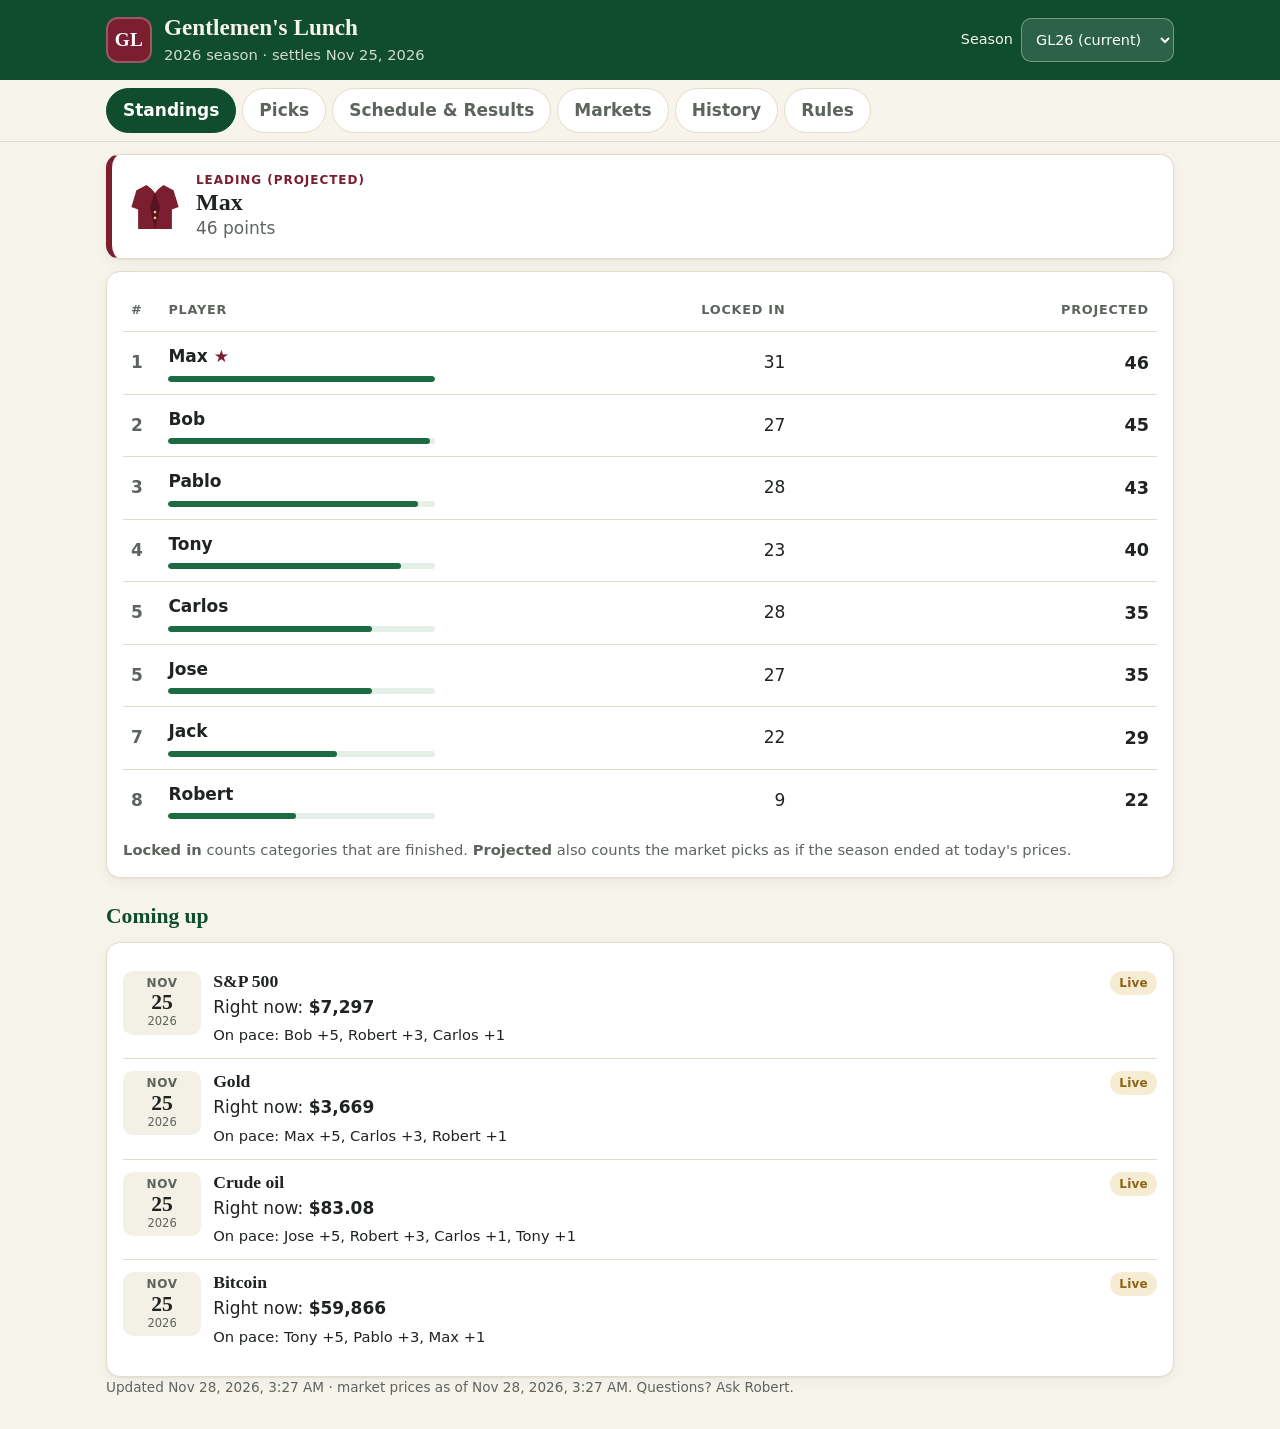
<file: site/index.html>
<!doctype html>
<html lang="en">
<head>
  <meta charset="utf-8">
  <meta name="viewport" content="width=device-width, initial-scale=1">
  <meta name="robots" content="noindex, nofollow">
  <meta name="color-scheme" content="light">
  <title>Gentlemen's Lunch</title>
  <link rel="icon" href="data:image/svg+xml,%3Csvg xmlns='http://www.w3.org/2000/svg' viewBox='0 0 64 64'%3E%3Crect width='64' height='64' rx='14' fill='%230f4d2e'/%3E%3Ctext x='32' y='42' font-family='Georgia' font-size='28' font-weight='700' fill='%23f7f4ec' text-anchor='middle'%3EGL%3C/text%3E%3C/svg%3E">
  <link rel="stylesheet" href="style.css">
</head>
<body>
  <header class="top">
    <div class="wrap top-inner">
      <div class="brand">
        <span class="crest" aria-hidden="true">GL</span>
        <div>
          <h1>Gentlemen's Lunch</h1>
          <p class="sub" id="sub">&nbsp;</p>
        </div>
      </div>
      <label class="season-pick">
        <span>Season</span>
        <select id="season" aria-label="Choose a season"></select>
      </label>
    </div>
  </header>

  <nav class="tabs" aria-label="Sections">
    <div class="wrap tabs-inner" role="tablist" id="tabs"></div>
  </nav>

  <main class="wrap" id="view" tabindex="-1">
    <p class="loading">Loading…</p>
  </main>

  <footer class="wrap foot" id="foot"></footer>

  <script src="app.js"></script>
</body>
</html>
</file>
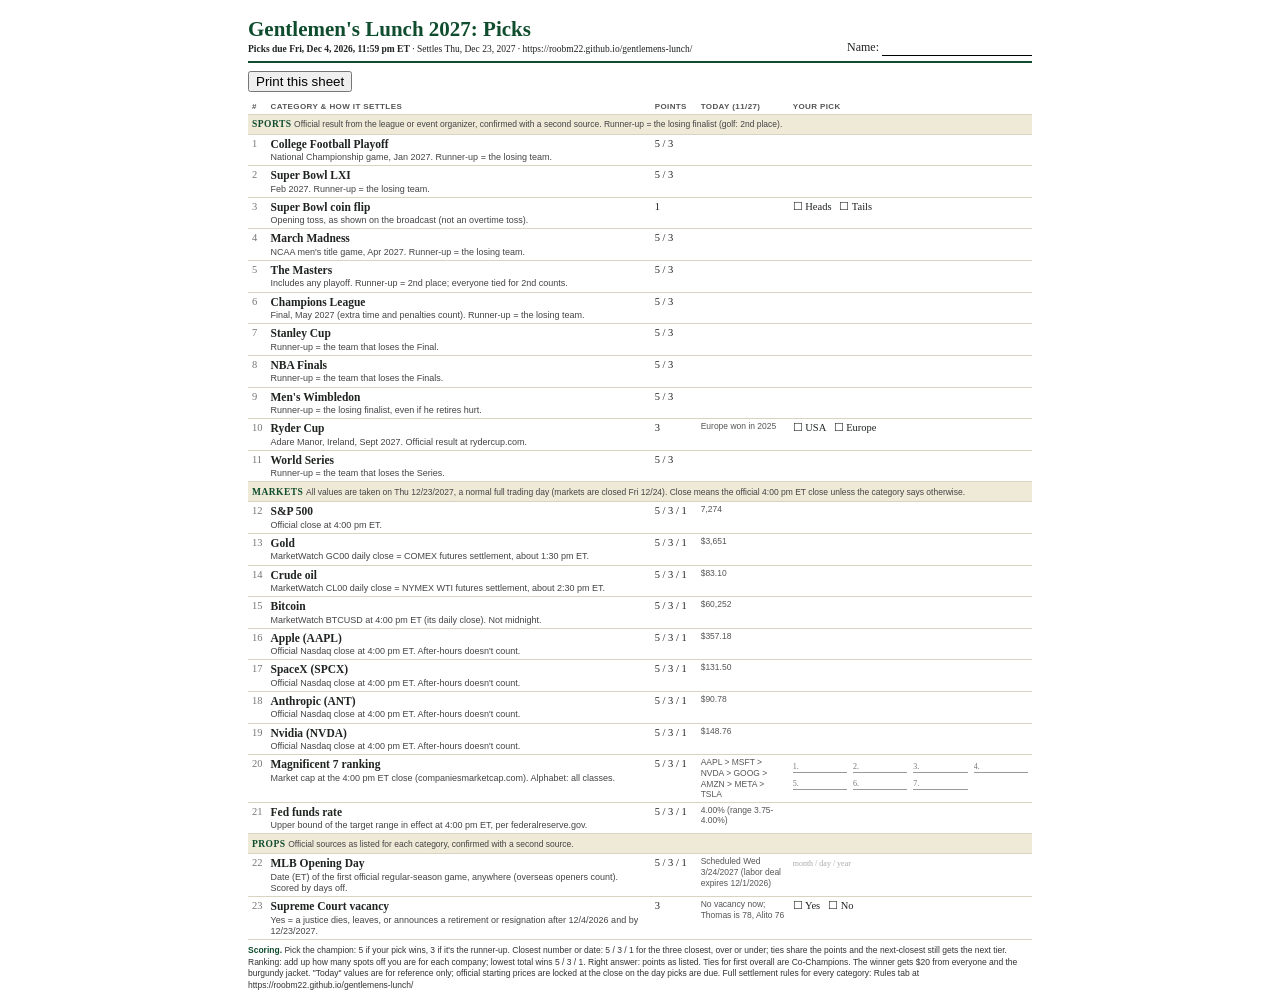
<file: forms/GL27/picks_sheet.html>
<!doctype html>
<html lang="en"><head><meta charset="utf-8"><meta name="viewport" content="width=device-width, initial-scale=1">
<title>Gentlemen&#x27;s Lunch 2027: Picks</title>
<style>
  :root { --green:#0f4d2e; --burgundy:#7b1e30; --line:#d9d3c2; }
  @page { size: letter; margin: 0.35in 0.4in; }
  * { box-sizing: border-box; }
  body { font: 10.5px/1.25 Georgia, 'Times New Roman', serif; color:#1f2420; margin: 0 auto; padding: 16px; max-width: 8.5in; background:#fff;
         -webkit-print-color-adjust: exact; print-color-adjust: exact; }
  header { display:flex; justify-content:space-between; align-items:flex-end; gap:14px; border-bottom:2.5px solid var(--green); padding-bottom:5px; }
  h1 { margin:0; font-size:21px; color:var(--green); }
  .sub { margin:2px 0 0; font-size:9.5px; }
  .right { display:flex; gap:12px; align-items:flex-end; }
  .name { font-size:12px; white-space:nowrap; } .name span { display:inline-block; width:150px; border-bottom:1px solid #000; }
  .qr { display:flex; gap:6px; align-items:center; font-size:9px; }
  table { width:100%; border-collapse:collapse; margin-top:4px; }
  th, td { border-bottom:1px solid var(--line); padding:2px 4px; vertical-align:top; text-align:left; }
  th { font: 700 8px/1.2 Arial, Helvetica, sans-serif; text-transform:uppercase; letter-spacing:.05em; color:#555; }
  tr.grp td { background:#efe9d8; padding:2.5px 4px; }
  tr.grp .g { color:var(--green); font-weight:700; letter-spacing:.05em; text-transform:uppercase; font-size:9.5px; }
  tr.grp small { font: 8.5px/1.25 Arial, Helvetica, sans-serif; color:#444; }
  td.n { width:14px; color:#777; }
  td.cat { width:49%; } td.cat b { font-size:11.5px; }
  .how { font: 9px/1.25 Arial, Helvetica, sans-serif; color:#444; margin-top:1px; }
  td.pts { width:46px; white-space:nowrap; }
  td.today { width:92px; color:#555; font: 8.5px/1.25 Arial, Helvetica, sans-serif; }
  td.ans { font-size:10.5px; }
  .hint { color:#aaa; font-size:8px; }
  .rank { display:grid; grid-template-columns:repeat(4, 1fr); gap:1px 6px; } .rank span { border-bottom:1px solid #999; padding-top:5px; font-size:8px; color:#777; }
  .rules { margin:5px 0 0; font: 8.5px/1.35 Arial, Helvetica, sans-serif; color:#333; } .rules b { color:var(--green); }
  .print { margin:8px 0; }
  @media print { body { padding:0; max-width:none; } .print { display:none; } tr { break-inside:avoid; } }
</style></head><body>
<header><div><h1>Gentlemen&#x27;s Lunch 2027: Picks</h1>
<p class="sub"><b>Picks due Fri, Dec 4, 2026, 11:59 pm ET</b> &middot; Settles Thu, Dec 23, 2027 &middot; https://roobm22.github.io/gentlemens-lunch/</p></div>
<div class="right"><div class="name">Name: <span>&nbsp;</span></div></div></header>
<p class="print"><button onclick="window.print()">Print this sheet</button></p>
<table><thead><tr><th>#</th><th>Category &amp; how it settles</th><th>Points</th><th>Today (11/27)</th><th>Your pick</th></tr></thead>
<tbody><tr class="grp"><td colspan="5"><span class="g">Sports</span> <small>Official result from the league or event organizer, confirmed with a second source. Runner-up = the losing finalist (golf: 2nd place).</small></td></tr><tr><td class="n">1</td><td class="cat"><b>College Football Playoff</b><div class=how>National Championship game, Jan 2027. Runner-up = the losing team.</div></td><td class="pts">5 / 3</td><td class="today"></td><td class="ans"></td></tr><tr><td class="n">2</td><td class="cat"><b>Super Bowl LXI</b><div class=how>Feb 2027. Runner-up = the losing team.</div></td><td class="pts">5 / 3</td><td class="today"></td><td class="ans"></td></tr><tr><td class="n">3</td><td class="cat"><b>Super Bowl coin flip</b><div class=how>Opening toss, as shown on the broadcast (not an overtime toss).</div></td><td class="pts">1</td><td class="today"></td><td class="ans">&#9744; Heads &nbsp; &#9744; Tails</td></tr><tr><td class="n">4</td><td class="cat"><b>March Madness</b><div class=how>NCAA men&#x27;s title game, Apr 2027. Runner-up = the losing team.</div></td><td class="pts">5 / 3</td><td class="today"></td><td class="ans"></td></tr><tr><td class="n">5</td><td class="cat"><b>The Masters</b><div class=how>Includes any playoff. Runner-up = 2nd place; everyone tied for 2nd counts.</div></td><td class="pts">5 / 3</td><td class="today"></td><td class="ans"></td></tr><tr><td class="n">6</td><td class="cat"><b>Champions League</b><div class=how>Final, May 2027 (extra time and penalties count). Runner-up = the losing team.</div></td><td class="pts">5 / 3</td><td class="today"></td><td class="ans"></td></tr><tr><td class="n">7</td><td class="cat"><b>Stanley Cup</b><div class=how>Runner-up = the team that loses the Final.</div></td><td class="pts">5 / 3</td><td class="today"></td><td class="ans"></td></tr><tr><td class="n">8</td><td class="cat"><b>NBA Finals</b><div class=how>Runner-up = the team that loses the Finals.</div></td><td class="pts">5 / 3</td><td class="today"></td><td class="ans"></td></tr><tr><td class="n">9</td><td class="cat"><b>Men&#x27;s Wimbledon</b><div class=how>Runner-up = the losing finalist, even if he retires hurt.</div></td><td class="pts">5 / 3</td><td class="today"></td><td class="ans"></td></tr><tr><td class="n">10</td><td class="cat"><b>Ryder Cup</b><div class=how>Adare Manor, Ireland, Sept 2027. Official result at rydercup.com.</div></td><td class="pts">3</td><td class="today">Europe won in 2025</td><td class="ans">&#9744; USA &nbsp; &#9744; Europe</td></tr><tr><td class="n">11</td><td class="cat"><b>World Series</b><div class=how>Runner-up = the team that loses the Series.</div></td><td class="pts">5 / 3</td><td class="today"></td><td class="ans"></td></tr><tr class="grp"><td colspan="5"><span class="g">Markets</span> <small>All values are taken on Thu 12/23/2027, a normal full trading day (markets are closed Fri 12/24). Close means the official 4:00 pm ET close unless the category says otherwise.</small></td></tr><tr><td class="n">12</td><td class="cat"><b>S&amp;P 500</b><div class=how>Official close at 4:00 pm ET.</div></td><td class="pts">5 / 3 / 1</td><td class="today">7,274</td><td class="ans"></td></tr><tr><td class="n">13</td><td class="cat"><b>Gold</b><div class=how>MarketWatch GC00 daily close = COMEX futures settlement, about 1:30 pm ET.</div></td><td class="pts">5 / 3 / 1</td><td class="today">$3,651</td><td class="ans"></td></tr><tr><td class="n">14</td><td class="cat"><b>Crude oil</b><div class=how>MarketWatch CL00 daily close = NYMEX WTI futures settlement, about 2:30 pm ET.</div></td><td class="pts">5 / 3 / 1</td><td class="today">$83.10</td><td class="ans"></td></tr><tr><td class="n">15</td><td class="cat"><b>Bitcoin</b><div class=how>MarketWatch BTCUSD at 4:00 pm ET (its daily close). Not midnight.</div></td><td class="pts">5 / 3 / 1</td><td class="today">$60,252</td><td class="ans"></td></tr><tr><td class="n">16</td><td class="cat"><b>Apple (AAPL)</b><div class=how>Official Nasdaq close at 4:00 pm ET. After-hours doesn&#x27;t count.</div></td><td class="pts">5 / 3 / 1</td><td class="today">$357.18</td><td class="ans"></td></tr><tr><td class="n">17</td><td class="cat"><b>SpaceX (SPCX)</b><div class=how>Official Nasdaq close at 4:00 pm ET. After-hours doesn&#x27;t count.</div></td><td class="pts">5 / 3 / 1</td><td class="today">$131.50</td><td class="ans"></td></tr><tr><td class="n">18</td><td class="cat"><b>Anthropic (ANT)</b><div class=how>Official Nasdaq close at 4:00 pm ET. After-hours doesn&#x27;t count.</div></td><td class="pts">5 / 3 / 1</td><td class="today">$90.78</td><td class="ans"></td></tr><tr><td class="n">19</td><td class="cat"><b>Nvidia (NVDA)</b><div class=how>Official Nasdaq close at 4:00 pm ET. After-hours doesn&#x27;t count.</div></td><td class="pts">5 / 3 / 1</td><td class="today">$148.76</td><td class="ans"></td></tr><tr><td class="n">20</td><td class="cat"><b>Magnificent 7 ranking</b><div class=how>Market cap at the 4:00 pm ET close (companiesmarketcap.com). Alphabet: all classes.</div></td><td class="pts">5 / 3 / 1</td><td class="today">AAPL &gt; MSFT &gt; NVDA &gt; GOOG &gt; AMZN &gt; META &gt; TSLA</td><td class="ans"><div class="rank"><span>1.</span><span>2.</span><span>3.</span><span>4.</span><span>5.</span><span>6.</span><span>7.</span></div></td></tr><tr><td class="n">21</td><td class="cat"><b>Fed funds rate</b><div class=how>Upper bound of the target range in effect at 4:00 pm ET, per federalreserve.gov.</div></td><td class="pts">5 / 3 / 1</td><td class="today">4.00% (range 3.75-4.00%)</td><td class="ans"></td></tr><tr class="grp"><td colspan="5"><span class="g">Props</span> <small>Official sources as listed for each category, confirmed with a second source.</small></td></tr><tr><td class="n">22</td><td class="cat"><b>MLB Opening Day</b><div class=how>Date (ET) of the first official regular-season game, anywhere (overseas openers count). Scored by days off.</div></td><td class="pts">5 / 3 / 1</td><td class="today">Scheduled Wed 3/24/2027 (labor deal expires 12/1/2026)</td><td class="ans"><span class="hint">month / day / year</span></td></tr><tr><td class="n">23</td><td class="cat"><b>Supreme Court vacancy</b><div class=how>Yes = a justice dies, leaves, or announces a retirement or resignation after 12/4/2026 and by 12/23/2027.</div></td><td class="pts">3</td><td class="today">No vacancy now; Thomas is 78, Alito 76</td><td class="ans">&#9744; Yes &nbsp; &#9744; No</td></tr></tbody></table>
<p class="rules"><b>Scoring.</b> Pick the champion: 5 if your pick wins, 3 if it's the runner-up.
Closest number or date: 5 / 3 / 1 for the three closest, over or under; ties share the points and the next-closest still gets the next tier.
Ranking: add up how many spots off you are for each company; lowest total wins 5 / 3 / 1.
Right answer: points as listed. Ties for first overall are Co-Champions. The winner gets $20 from everyone and the burgundy jacket.
"Today" values are for reference only; official starting prices are locked at the close on the day picks are due.
Full settlement rules for every category: Rules tab at https://roobm22.github.io/gentlemens-lunch/</p>
</body></html>
</file>
<file: site/style.css>
:root {
  --bg: #f7f4ec;
  --card: #ffffff;
  --ink: #1f2420;
  --muted: #5d645d;
  --line: #e2dccb;
  --green: #0f4d2e;
  --green-2: #1d6b43;
  --green-soft: #e4efe7;
  --burgundy: #7b1e30;
  --burgundy-soft: #f5e6e9;
  --gold: #8a6416;
  --gold-soft: #f6ecd4;
  --radius: 14px;
  --shadow: 0 1px 2px rgba(31, 36, 32, .06), 0 4px 14px rgba(31, 36, 32, .05);
}

* { box-sizing: border-box; }
html { -webkit-text-size-adjust: 100%; }
body {
  margin: 0;
  background: var(--bg);
  color: var(--ink);
  font: 17px/1.5 system-ui, -apple-system, "Segoe UI", Roboto, Arial, sans-serif;
}
h1, h2, h3 { font-family: Georgia, "Times New Roman", serif; line-height: 1.2; margin: 0; }
h2 { font-size: 1.35rem; margin: 1.6rem 0 .75rem; color: var(--green); }
h3 { font-size: 1.1rem; }
a { color: var(--green-2); }
button, select { font: inherit; color: inherit; }

.wrap { width: 100%; max-width: 1100px; margin: 0 auto; padding: 0 16px; }

/* ---------- header ---------- */
.top { background: var(--green); color: #f7f4ec; }
.top-inner { display: flex; align-items: center; justify-content: space-between; gap: 12px; padding-top: 14px; padding-bottom: 14px; flex-wrap: wrap; }
.brand { display: flex; align-items: center; gap: 12px; min-width: 0; }
.crest {
  flex: none; width: 46px; height: 46px; border-radius: 12px; display: grid; place-items: center;
  background: var(--burgundy); color: #fff; font: 700 1.2rem Georgia, serif; letter-spacing: .5px;
  box-shadow: inset 0 0 0 2px rgba(255,255,255,.25);
}
.top h1 { font-size: 1.45rem; }
.sub { margin: 2px 0 0; font-size: .92rem; opacity: .85; }
.season-pick { display: flex; align-items: center; gap: 8px; font-size: .9rem; }
.season-pick select {
  background: rgba(255,255,255,.12); color: #fff; border: 1px solid rgba(255,255,255,.35);
  border-radius: 10px; padding: 8px 10px; min-height: 44px;
}
.season-pick select option { color: var(--ink); }

/* ---------- tabs ---------- */
.tabs { position: sticky; top: 0; z-index: 5; background: var(--bg); border-bottom: 1px solid var(--line); }
.tabs-inner { display: flex; gap: 6px; overflow-x: auto; padding-top: 8px; padding-bottom: 8px; scrollbar-width: none; }
.tabs-inner::-webkit-scrollbar { display: none; }
.tab {
  flex: none; border: 1px solid var(--line); background: var(--card); border-radius: 999px;
  padding: 9px 16px; min-height: 44px; cursor: pointer; font-weight: 600; color: var(--muted);
}
.tab[aria-selected="true"] { background: var(--green); border-color: var(--green); color: #fff; }

main { padding-top: 8px; padding-bottom: 32px; outline: none; }
.loading { color: var(--muted); padding: 40px 0; text-align: center; }

/* ---------- cards ---------- */
.card { background: var(--card); border: 1px solid var(--line); border-radius: var(--radius); box-shadow: var(--shadow); padding: 16px; }
.grid { display: grid; gap: 12px; }
@media (min-width: 760px) { .grid.two { grid-template-columns: 1fr 1fr; } }
@media (min-width: 1000px) { .grid.three { grid-template-columns: 1fr 1fr 1fr; } }
.note { color: var(--muted); font-size: .92rem; margin: .5rem 0 0; }

/* leader */
.leader { display: flex; gap: 14px; align-items: center; border-left: 6px solid var(--burgundy); margin-top: 12px; }
.jacket { flex: none; width: 54px; height: 54px; }
.leader .eyebrow { text-transform: uppercase; letter-spacing: .08em; font-size: .75rem; color: var(--burgundy); font-weight: 700; }
.leader .who { font: 700 1.5rem Georgia, serif; }
.leader .pts-big { color: var(--muted); }

/* standings table */
table { width: 100%; border-collapse: collapse; }
.standings th, .standings td { padding: 12px 8px; text-align: left; border-bottom: 1px solid var(--line); }
.standings th { font-size: .8rem; text-transform: uppercase; letter-spacing: .06em; color: var(--muted); font-weight: 600; }
.standings td.num, .standings th.num { text-align: right; font-variant-numeric: tabular-nums; }
.standings tr:last-child td { border-bottom: 0; }
.standings .rank { width: 2.2em; color: var(--muted); font-weight: 700; }
.standings .name { font-weight: 600; }
.standings .big { font-weight: 700; font-size: 1.1rem; }
.bar { height: 6px; background: var(--green-soft); border-radius: 99px; margin-top: 6px; overflow: hidden; }
.bar > span { display: block; height: 100%; background: var(--green-2); border-radius: 99px; }
.star { color: var(--burgundy); }

/* chips & badges */
.chip { display: inline-block; font-size: .75rem; font-weight: 700; padding: 3px 9px; border-radius: 999px; vertical-align: middle; letter-spacing: .02em; }
.chip.final { background: var(--green-soft); color: var(--green); }
.chip.live { background: var(--gold-soft); color: var(--gold); }
.chip.pending { background: #eeece6; color: var(--muted); }
.pts { display: inline-grid; place-items: center; min-width: 2.4em; padding: 2px 8px; border-radius: 999px; font-weight: 800; font-size: .85rem; font-variant-numeric: tabular-nums; }
.pts.p5 { background: var(--green); color: #fff; }
.pts.p3 { background: var(--green-2); color: #fff; opacity: .85; }
.pts.p1 { background: var(--green-soft); color: var(--green); }
.pts.p0 { color: #b5b0a3; }

/* segmented control */
.seg { display: inline-flex; background: #ece8dc; border-radius: 12px; padding: 4px; gap: 4px; margin: 6px 0 4px; flex-wrap: wrap; }
.seg button { border: 0; background: transparent; padding: 8px 14px; min-height: 40px; border-radius: 9px; cursor: pointer; font-weight: 600; color: var(--muted); }
.seg button[aria-pressed="true"] { background: var(--card); color: var(--ink); box-shadow: var(--shadow); }
.only-wide { display: none !important; }
@media (min-width: 900px) { .only-wide { display: inline-block !important; } }

/* category cards */
.cat-head { display: flex; justify-content: space-between; gap: 10px; align-items: flex-start; }
.cat-head h3 { margin-bottom: 2px; }
.meta { color: var(--muted); font-size: .88rem; }
.result { margin: 10px 0 6px; padding: 8px 10px; background: #f3f0e6; border-radius: 10px; font-size: .95rem; }
.result b { color: var(--green); }
.rows { list-style: none; margin: 8px 0 0; padding: 0; }
.rows li { display: grid; grid-template-columns: 6.2em 1fr auto; gap: 8px; align-items: center; padding: 8px 0; border-top: 1px solid #f0ece1; }
.rows li:first-child { border-top: 0; }
.rows li .who { font-weight: 600; }
.rows li .pick { overflow-wrap: anywhere; }
.rows li.scored .pick { font-weight: 700; color: var(--green); }
.rows.byplayer li { grid-template-columns: minmax(7em, 10em) 1fr auto; }
.rows li .sub2 { display: block; color: var(--muted); font-size: .82rem; font-weight: 400; }

/* player chips */
.chips { display: flex; flex-wrap: wrap; gap: 8px; margin: 8px 0 12px; }
.chips button { border: 1px solid var(--line); background: var(--card); border-radius: 999px; padding: 8px 14px; min-height: 44px; cursor: pointer; font-weight: 600; }
.chips button[aria-pressed="true"] { background: var(--burgundy); border-color: var(--burgundy); color: #fff; }

/* full grid */
.scroll { overflow-x: auto; border-radius: var(--radius); border: 1px solid var(--line); background: var(--card); box-shadow: var(--shadow); }
.pickgrid { font-size: .9rem; min-width: 900px; }
.pickgrid th, .pickgrid td { padding: 8px 10px; border-bottom: 1px solid #f0ece1; text-align: left; vertical-align: top; }
.pickgrid thead th { background: #f3f0e6; position: sticky; top: 0; font-size: .8rem; text-transform: uppercase; letter-spacing: .05em; color: var(--muted); }
.pickgrid th.catcol, .pickgrid td.catcol { position: sticky; left: 0; background: var(--card); font-weight: 600; min-width: 190px; box-shadow: 1px 0 0 var(--line); }
.pickgrid thead th.catcol { background: #f3f0e6; z-index: 1; }
.pickgrid td.hit { background: var(--green-soft); }
.pickgrid td.hit .pts { margin-left: 4px; }
.pickgrid tr.total td { font-weight: 800; background: #f3f0e6; }

/* schedule */
.sched { list-style: none; padding: 0; margin: 0; }
.sched li { display: grid; grid-template-columns: 4.6em 1fr; gap: 12px; padding: 12px 0; border-top: 1px solid var(--line); }
.sched li:first-child { border-top: 0; }
.date { text-align: center; background: #f3f0e6; border-radius: 10px; padding: 6px 4px; line-height: 1.15; align-self: start; }
.date .m { display: block; font-size: .75rem; text-transform: uppercase; letter-spacing: .06em; color: var(--muted); font-weight: 700; }
.date .d { display: block; font: 700 1.35rem Georgia, serif; }
.date .y { display: block; font-size: .72rem; color: var(--muted); }
.scorers { margin-top: 4px; font-size: .92rem; }

/* markets */
.mk-top { display: flex; flex-wrap: wrap; gap: 6px 18px; align-items: baseline; margin: 6px 0 4px; }
.mk-now { font: 700 1.5rem Georgia, serif; }
.up { color: var(--green-2); font-weight: 700; }
.down { color: var(--burgundy); font-weight: 700; }
.order { display: flex; flex-wrap: wrap; gap: 6px; margin: 8px 0; padding: 0; list-style: none; counter-reset: o; }
.order li { counter-increment: o; background: #f3f0e6; border-radius: 8px; padding: 4px 10px; font-weight: 700; font-size: .9rem; }
.order li::before { content: counter(o) ". "; color: var(--muted); font-weight: 600; }

/* history & rules */
.hof li { padding: 10px 0; border-top: 1px solid var(--line); list-style: none; }
.hof { padding: 0; margin: 0; }
.hof li:first-child { border-top: 0; }
.rules dt { font-weight: 700; margin-top: 12px; }
.rules dd { margin: 4px 0 0; color: var(--ink); }
.rules table td, .rules table th { padding: 8px; border-bottom: 1px solid var(--line); text-align: left; vertical-align: top; }

.foot { color: var(--muted); font-size: .85rem; padding-bottom: 32px; }

@media (max-width: 420px) {
  .top h1 { font-size: 1.25rem; }
  .rows li { grid-template-columns: 5.2em 1fr auto; }
}

@media print {
  .tabs, .season-pick, .seg, .chips { display: none !important; }
  body { background: #fff; }
  .card { box-shadow: none; break-inside: avoid; }
}

/* next-season preview */
.uc { text-align: center; padding: 24px 16px; margin-top: 12px; }
.uc h2 { margin: 8px 0; }
.construction { width: 220px; max-width: 80%; height: auto; }
.preview-banner p { margin: 6px 0 0; }
.rows.tpl li { grid-template-columns: 2em minmax(0, 1fr); }
.rows.tpl .pts-label { color: var(--green-2); font-weight: 600; }
.rows.tpl .num { color: var(--muted); font-weight: 700; }
.order .cap { color: var(--muted); font-weight: 600; font-size: .82rem; }
.rules ol { margin: 8px 0 0; padding-left: 1.3em; }
.rules ol li { margin: 6px 0; }
.rules table.settle tr.grp td { background: var(--gold-soft); padding-top: 10px; }
.rules table.settle tr:not(.grp) td:first-child { white-space: nowrap; font-weight: 600; }
@media (max-width: 600px) { .rules table.settle tr:not(.grp) td:first-child { white-space: normal; } }
.tpl .settles { line-height: 1.35; }
</file>
